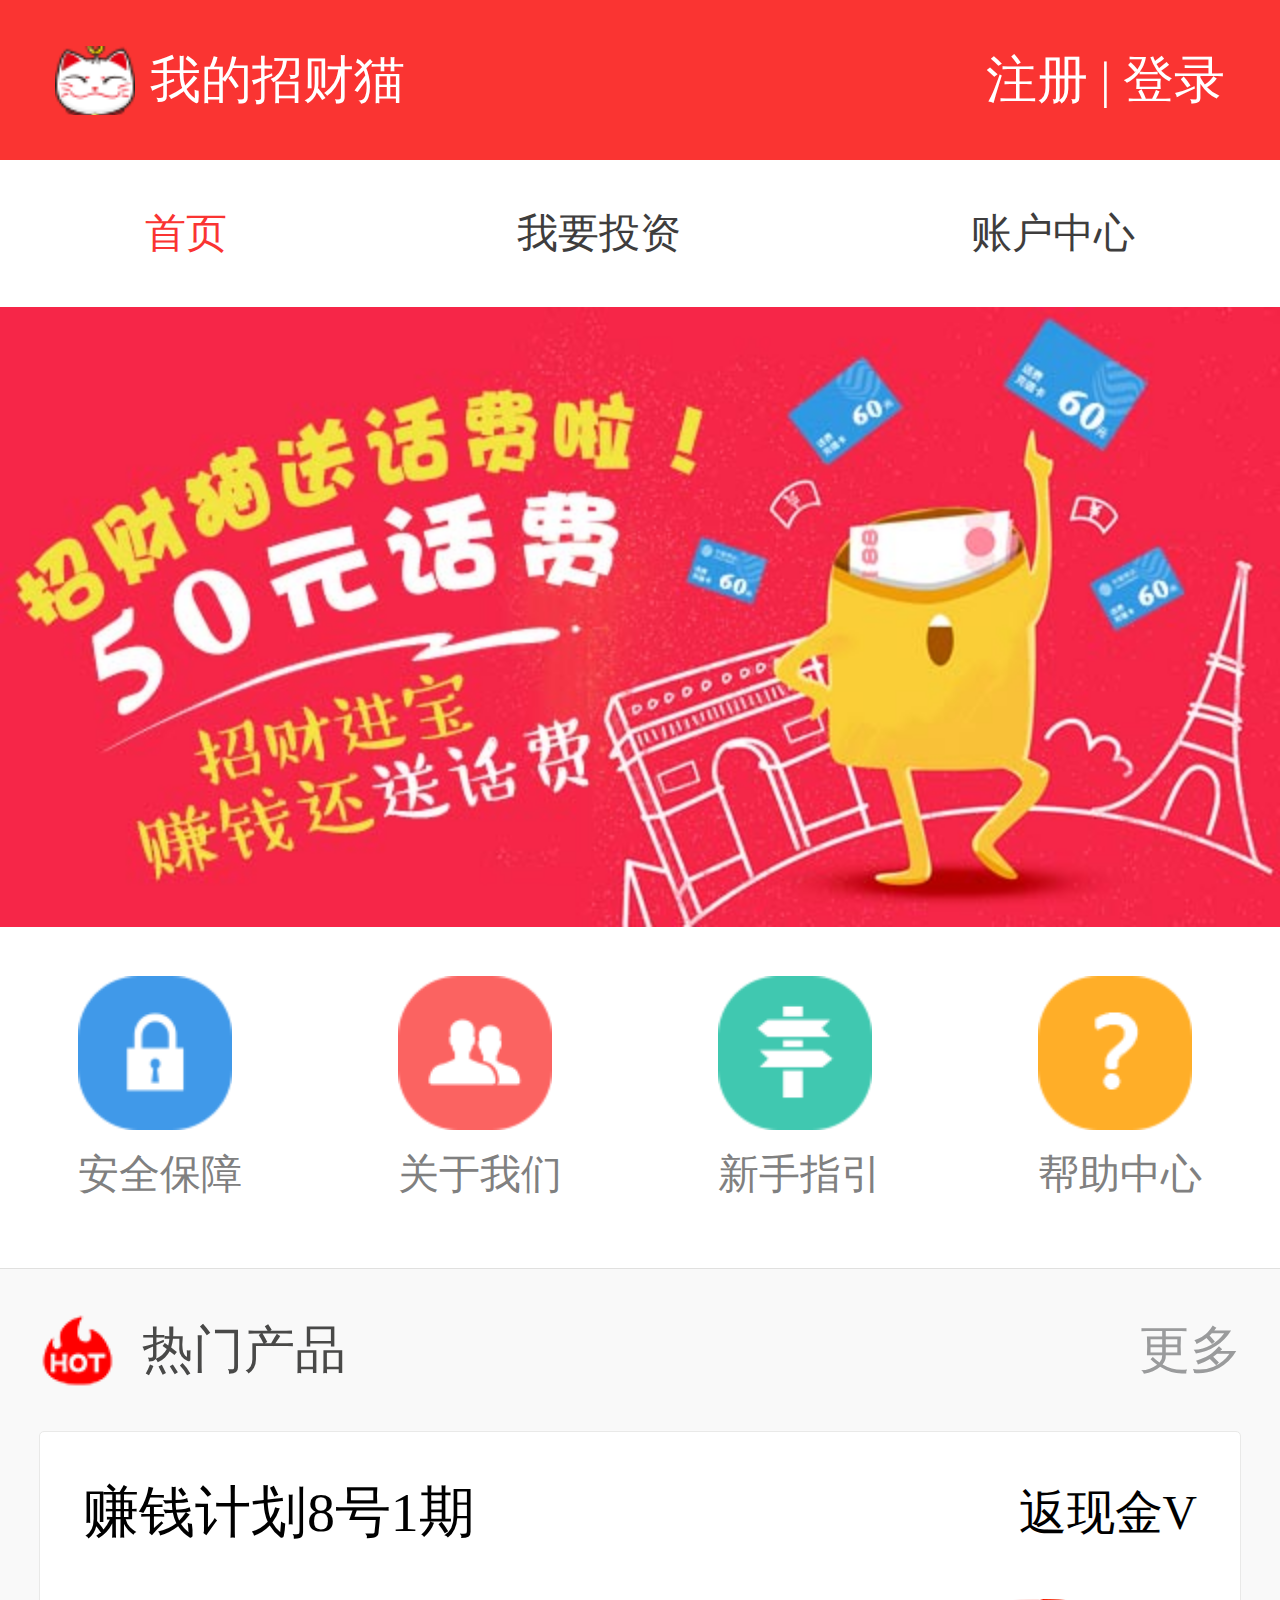
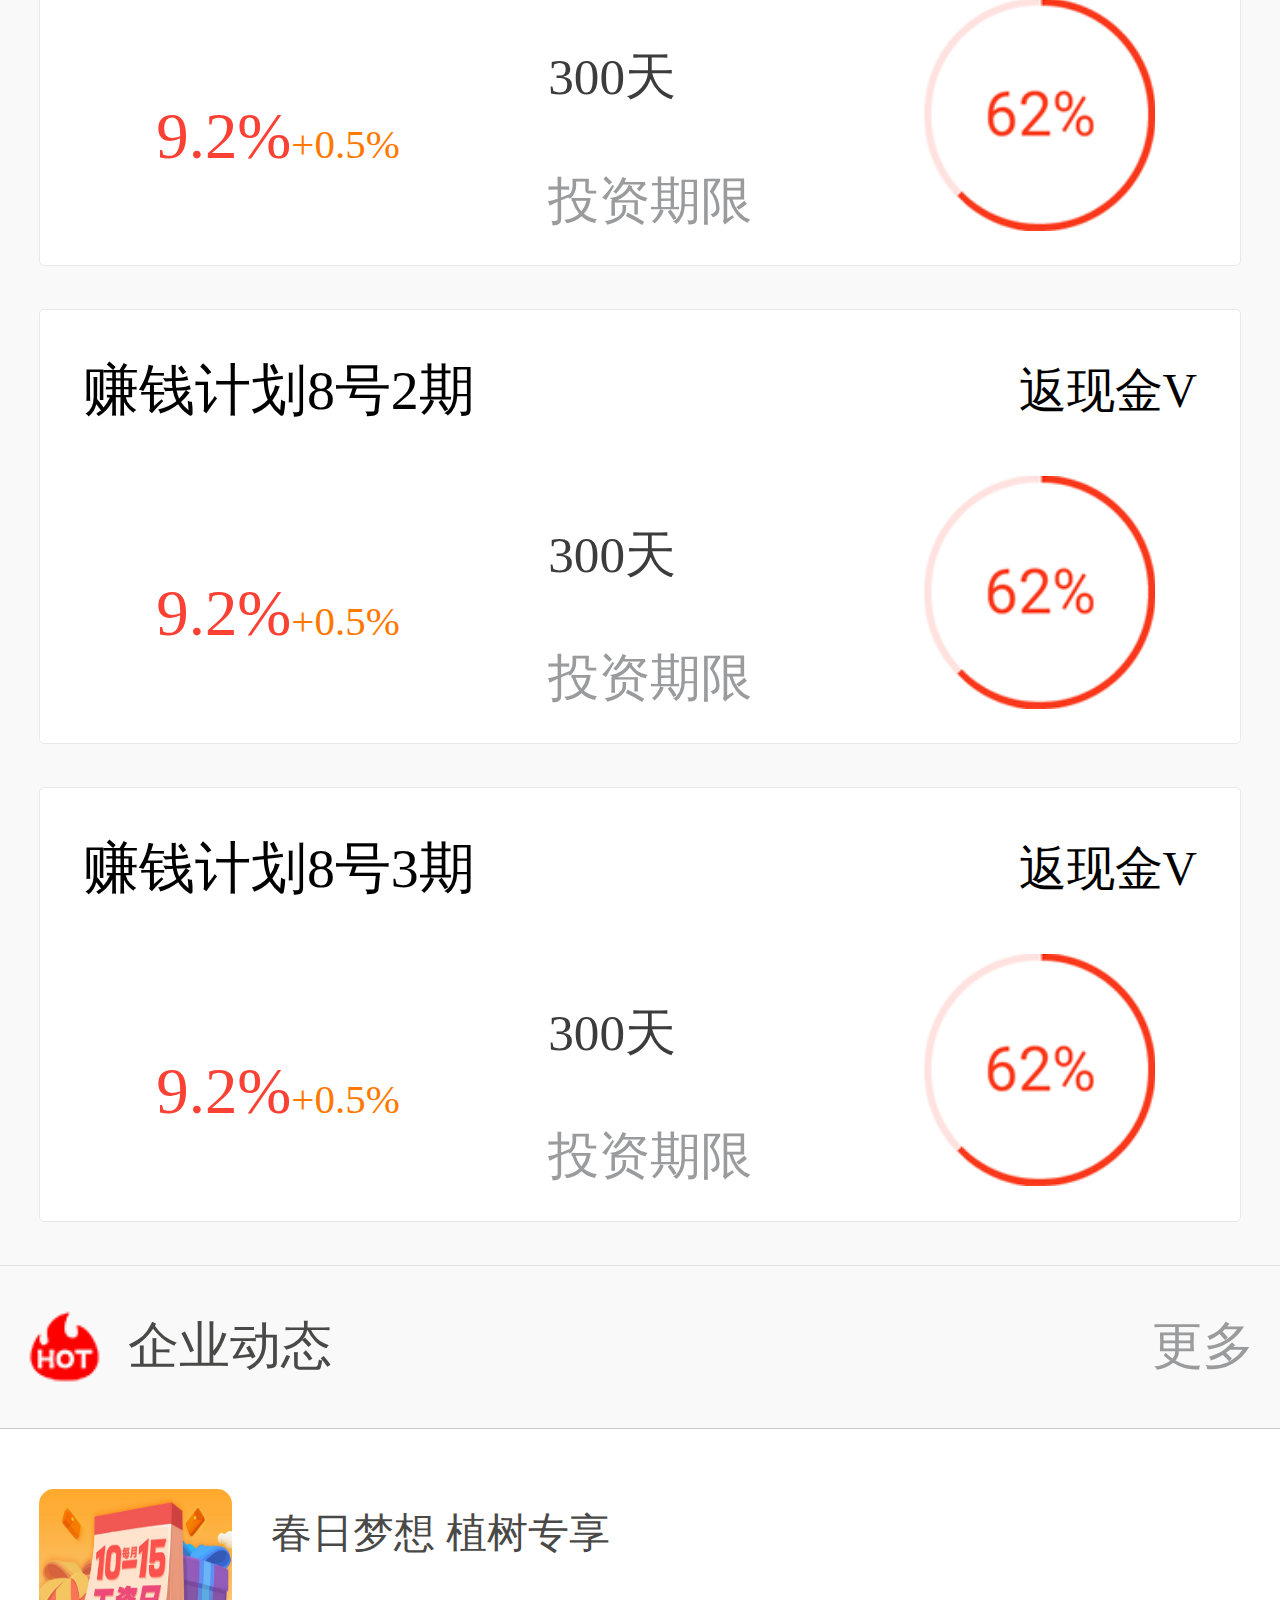
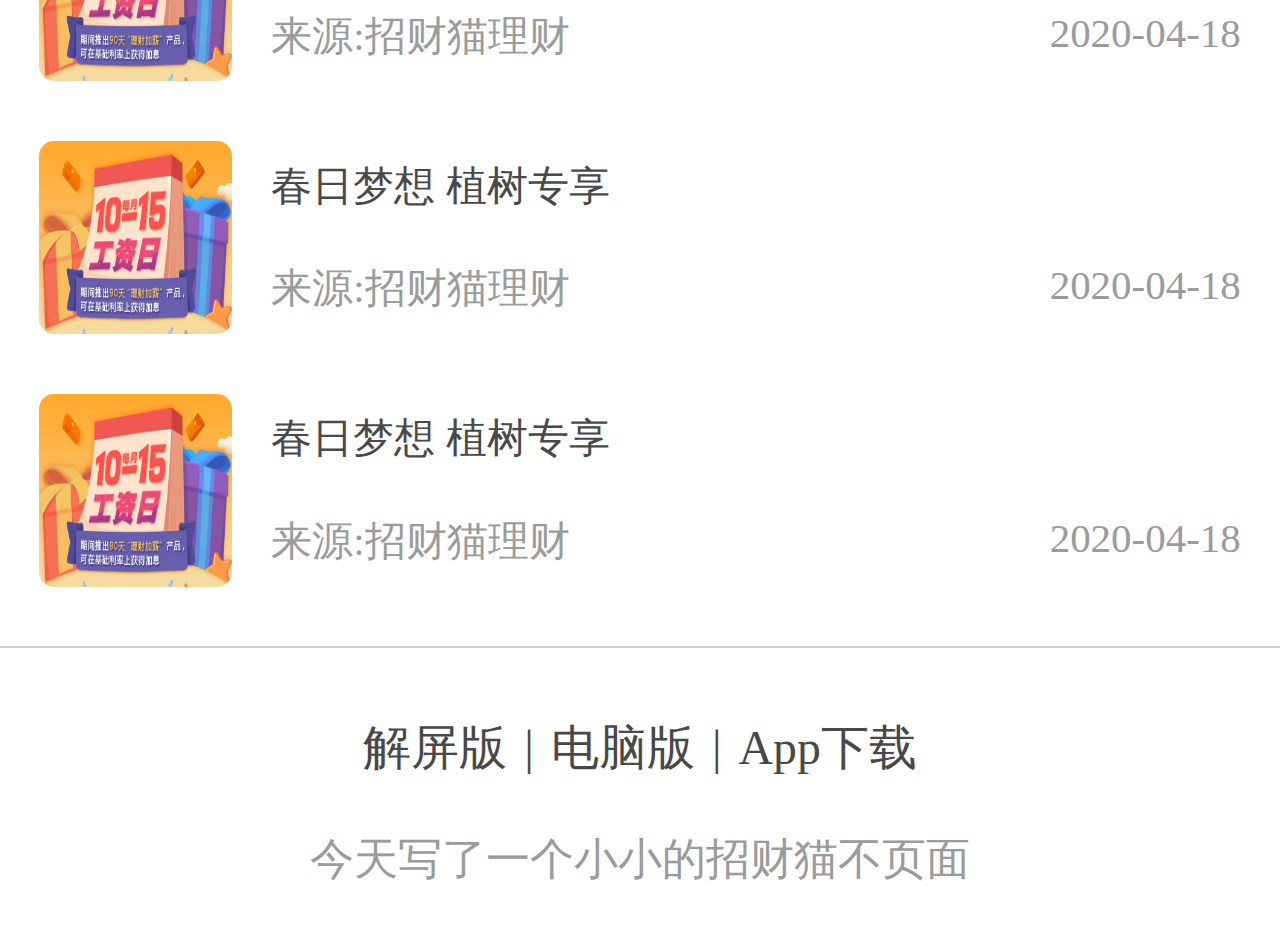
<file: index.html>
<!DOCTYPE html>
<html lang="en">

<head>
    <meta charset="UTF-8">
    <meta name="viewport" content="width=device-width, initial-scale=1.0">
    <title>招财猫</title>
    <link rel="stylesheet" href="./css/reset.css">
    <link rel="stylesheet" href="./css/index.css">
    <script>
        // rem适配
        window.onload = function() {
            let fs = document.documentElement.clientWidth * 75 / 750;
            document.querySelector("html").style.fontSize = fs + "px";
        }
    </script>
</head>

<body>
    <!-- header start -->
    <header>
        <div class="logo">
            <a href="#">
                <h1>我的招财猫</h1>
            </a>
        </div>
        <div class="loginArea">
            <a href="#">注册</a> | <a href="#">登录</a>
        </div>
    </header>
    <!-- header end -->

    <!-- topmenu start -->
    <div class="topmenu">
        <a class="current" href="#">首页</a>
        <a href="#">我要投资</a>
        <a href="#">账户中心</a>
    </div>
    <!-- topmenu end -->

    <!-- 轮播图 start -->
    <div class="swiper">
        <a href="#"><img src="./img/slider1.jpg" alt=""></a>
    </div>
    <!-- 轮播图 end -->

    <!-- nav start -->
    <div class="quicklinks">
        <a href="#">
            <img src="./img/home_ico_01.png" alt="">
            <p>安全保障</p>
        </a>
        <a href="#">
            <img src="./img/home_ico_02.png" alt="">
            <p>关于我们</p>
        </a>
        <a href="#">
            <img src="./img/home_ico_03.png" alt="">
            <p>新手指引</p>
        </a>
        <a href="#">
            <img src="./img/home_ico_04.png" alt="">
            <p>帮助中心</p>
        </a>
    </div>
    <!-- nav end -->

    <!-- 热门产品 start -->
    <div class="hot">
        <h2 class="product title"><span>热门产品</span><a href="#">更多</a></h2>
        <ul>
            <li>
                <div class="productName">
                    <a href="./detail.html">
                        <h3>赚钱计划8号1期</h3>
                    </a>
                    <span><i>返现金</i><em>V</em></span>
                </div>
                <div class="productInfo">
                    <div class="data"><em>9.2%</em><span>+0.5%</span></div>
                    <div class="date">
                        <em>300天</em>
                        <p>投资期限</p>
                    </div>
                    <div class="circle">
                        <img src="./img/cicle.png" alt="">
                    </div>
                </div>
            </li>
            <li>
                <div class="productName">
                    <h3>赚钱计划8号2期</h3>
                    <span><i>返现金</i><em>V</em></span>
                </div>
                <div class="productInfo">
                    <div class="data"><em>9.2%</em><span>+0.5%</span></div>
                    <div class="date">
                        <em>300天</em>
                        <p>投资期限</p>
                    </div>
                    <div class="circle">
                        <img src="./img/cicle.png" alt="">
                    </div>
                </div>
            </li>
            <li>
                <div class="productName">
                    <h3>赚钱计划8号3期</h3>
                    <span><i>返现金</i><em>V</em></span>
                </div>
                <div class="productInfo">
                    <div class="data"><em>9.2%</em><span>+0.5%</span></div>
                    <div class="date">
                        <em>300天</em>
                        <p>投资期限</p>
                    </div>
                    <div class="circle">
                        <img src="./img/cicle.png" alt="">
                    </div>
                </div>
            </li>
        </ul>
    </div>
    <!-- 热门产品 end -->

    <!-- 企业动态 start -->
    <div class="new">
        <h2 class="product title"><span>企业动态</span><a href="#">更多</a></h2>
        <ul>
            <li>
                <a href="#">
                    <img src="./img/news20170309133946_工资日标题.jpg" alt="">
                    <div>
                        <h4>春日梦想 植树专享</h4>
                        <p><span>来源:招财猫理财</span><span>2020-04-18</span></p>
                    </div>
                </a>
            </li>
            <li>
                <a href="#">
                    <img src="./img/news20170309133946_工资日标题.jpg" alt="">
                    <div>
                        <h4>春日梦想 植树专享</h4>
                        <p><span>来源:招财猫理财</span><span>2020-04-18</span></p>
                    </div>
                </a>
            </li>
            <li>
                <a href="#">
                    <img src="./img/news20170309133946_工资日标题.jpg" alt="">
                    <div>
                        <h4>春日梦想 植树专享</h4>
                        <p><span>来源:招财猫理财</span><span>2020-04-18</span></p>
                    </div>
                </a>
            </li>
        </ul>
    </div>
    <!-- 企业动态 end -->


    <!-- foot start -->
    <div class="footer">
        <div class="links"><a href="#">解屏版</a><a href="#">|</a><a href="#">电脑版</a><a href="#">|</a><a href="#">App下载</a>
        </div>
        <div class="copyright">今天写了一个小小的招财猫不页面</div>
    </div>
    <!-- foot end -->
</body>

</html>
</file>
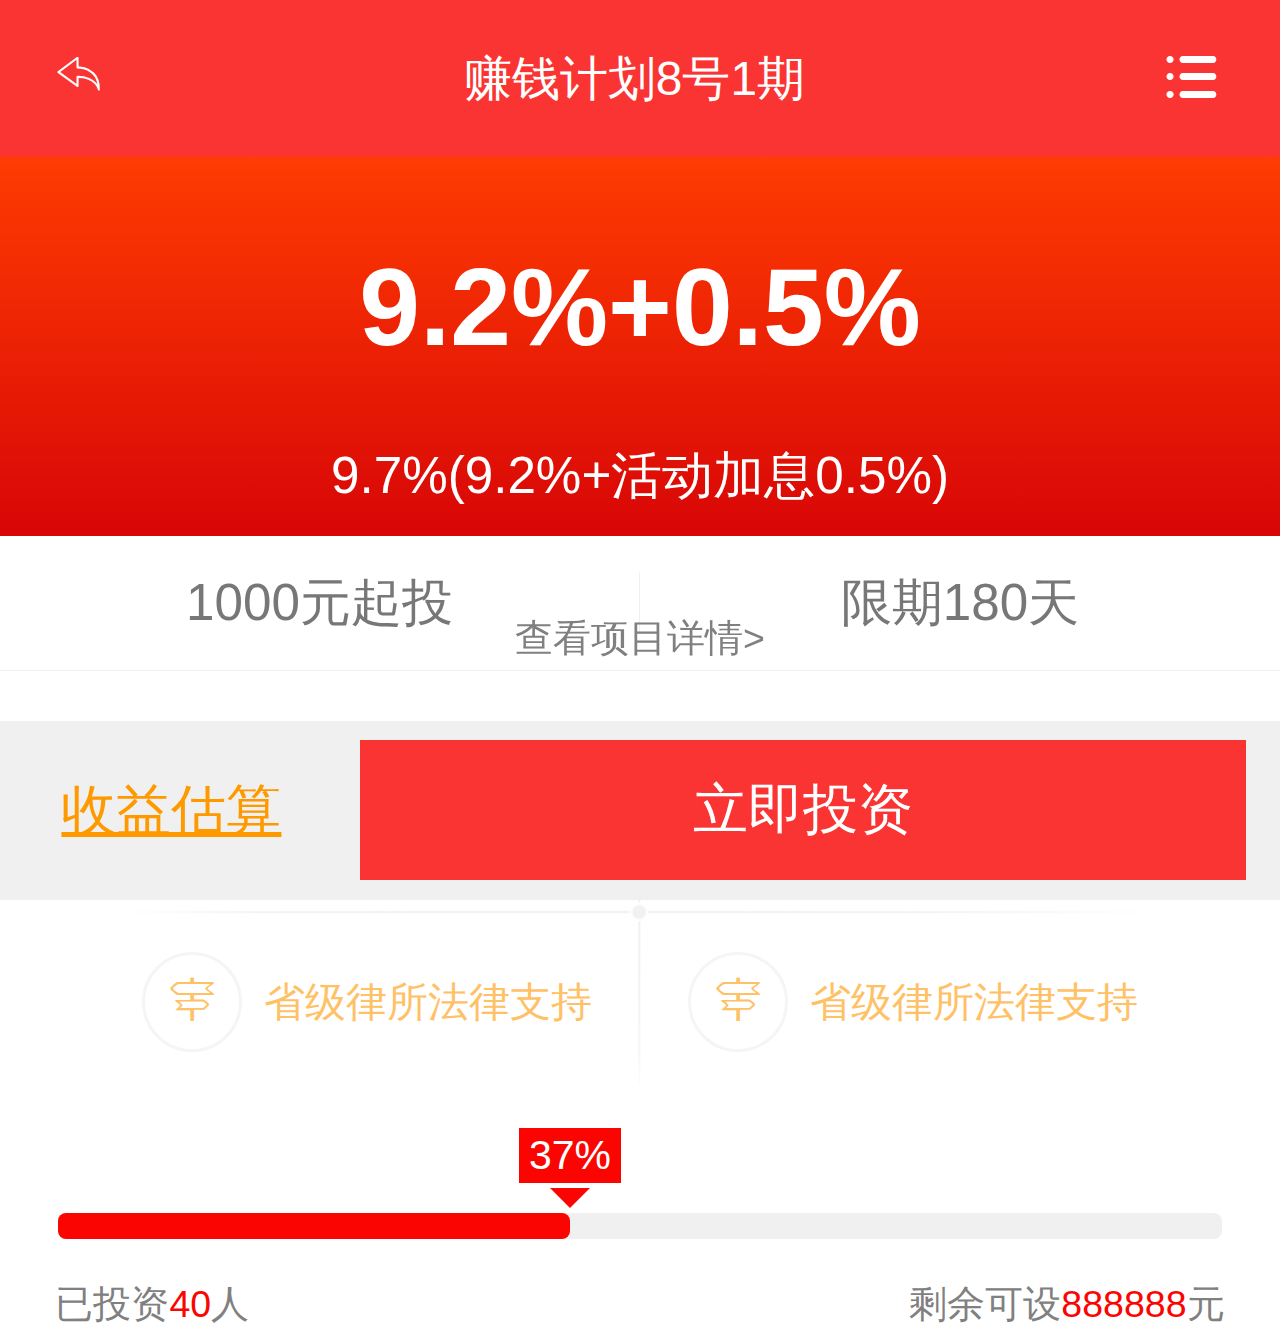
<file: detail.html>
<!DOCTYPE html>
<html lang="en">

<head>
    <meta charset="UTF-8">
    <meta name="viewport" content="width=device-width, initial-scale=1.0">
    <link rel="stylesheet" href="./css/detaicReset.css">
    <link rel="stylesheet" href="./css/iconfont.css">
    <link rel="stylesheet" href="./css/detail.css">
    <script>
        window.onload = function() {
            var fs = document.documentElement.clientWidth / 750 * 100;
            document.querySelector("html").style.fontSize = fs + "px";
        }
    </script>
    <title>详情页</title>
</head>

<body>
    <!-- top区域 start -->
    <header>
        <a href="./index.html"><i class="iconfont icon-fanhui"></i></a>
        <span>赚钱计划8号1期</span>
        <i id="menu" class="iconfont icon-caidan"></i>
    </header>
    <!-- top区域 end -->

    <div class="data">
        <p class="data1"><strong>9.2%+0.5%</strong></p>
        <p class="data2"><em>9.7%(9.2%+活动加息0.5%)</em></p>
    </div>

    <div class="support">
        <div class="keys">
            <p>1000元起投</p>
            <p>限期180天</p>
        </div>
        <div>
            <ul>
                <li>
                    <i class="iconfont icon-xinshouzhiyin "></i>省级律所法律支持
                </li>
                <li>
                    <i class="iconfont icon-xinshouzhiyin "></i>省级律所法律支持
                </li>
                <li>
                    <i class="iconfont icon-xinshouzhiyin "></i>省级律所法律支持
                </li>
                <li>
                    <i class="iconfont icon-xinshouzhiyin "></i>省级律所法律支持
                </li>
            </ul>
        </div>
    </div>

    <div class="process">
        <div class="pro-wrap">
            <!-- 真实的元素 -->
            <div class="pro-front"></div>
            <div class="pro-block">37%</div>
        </div>
        <p class="pro-info">
            <span>已投资<em>40</em>人</span>
            <span>剩余可设<em>888888</em>元</span>
        </p>
    </div>

    <div class="footerlink">
        <p><a href="">查看项目详情></a></p>
    </div>

    <footer>
        <a href="#" class="earnings">收益估算</a>
        <a href="#" class="investment">立即投资</a>
    </footer>

    <div class="mask" id="mask">
        <div class="nav">
            <a href="#">
                <i class="iconfont icon-zhuye"></i>
                <span>主页</span>
            </a>
            <a href="#">
                <i class="iconfont icon-suo"></i>
                <span>安全保障</span>
            </a>
            <a href="#">
                <i class="iconfont icon-touzi"></i>
                <span>我要投资</span>
            </a>
            <a href="#">
                <i class="iconfont icon-jiaruwomen"></i>
                <span>账户中心</span>
            </a>
        </div>
    </div>

    <script>
        // 得到蒙版和nav小导航
        let mask = document.getElementById("mask");
        // 得到菜单小按钮
        let menu = document.getElementById("menu");
        // 给按钮注册一个点击事件  
        // 当事件发生时  会调用后面的function(){}这个函数
        menu.onclick = function() {
            mask.style.display = "block";
        }
    </script>
</body>

</html>
</file>
<file: css/index.css>
/* -------- 顶部样式start -------- */

header {
    display: flex;
    justify-content: space-between;
    align-items: center;
    height: 1.253333rem;
    background-color: #fa3432;
    font-size: .4rem;
    padding: 0rem .426667rem 0rem .426667rem;
}

header a {
    color: #fff;
}

header .loginArea {
    color: #fff;
}

header .logo {
    /* height: .653333rem;
    line-height: .653333rem; */
    padding-left: .746667rem;
    background: url("../img/logo.png") no-repeat left center;
    background-size: .626667rem .653333rem;
}

header .logo h1 {
    font-size: .4rem;
}


/* -------- 顶部样式end -------- */


/* -------- topmenu start -------- */

.topmenu {
    background-color: #fff;
    display: flex;
    justify-content: space-around;
    align-items: center;
    height: 1.146667rem;
    font-size: .32rem;
}

.topmenu a {
    color: #3e3d3d;
}

.topmenu .current {
    color: #fa3432;
}


/* -------- topmenu end -------- */


/* -------- 轮播图 start -------- */

.swiper {
    height: 4.84rem;
}

.swiper img {
    width: 100%;
}


/* -------- 轮播图 end -------- */


/* -------- nav start -------- */

.quicklinks {
    display: flex;
    justify-content: space-around;
    align-items: center;
    background-color: #fff;
    height: 2.666667rem;
}

.quicklinks a {
    color: #808080;
    font-size: .32rem;
}

.quicklinks a p {
    margin: .133333rem 0rem .133333rem 0rem;
}

.quicklinks a img {
    width: 1.2rem;
    height: 1.2rem;
}


/* -------- nav end -------- */


/* -------- 热门产品 start -------- */

.hot {
    border-top: 1px solid #e0e0df;
    padding: 0rem .306667rem 0rem .306667rem;
}

.hot .title {
    display: flex;
    justify-content: space-between;
    align-items: center;
    height: 1.266667rem;
    color: #494948;
    background-color: #f9f9f9;
    font-size: .4rem;
    padding-left: .8rem;
    background: url("../img/home_ico_09.png") no-repeat left center;
    background-size: .6rem .6rem;
}

.hot .title a {
    color: #9a9b9c;
}

.hot ul li {
    background-color: #fff;
    height: 3.4rem;
    margin-bottom: .333333rem;
    padding: .333333rem;
    border: 1px solid #e9e9e8;
    border-radius: 5px;
}

.hot ul li .productName {
    display: flex;
    justify-content: space-between;
    align-items: center;
    font-size: .373333rem;
}

.hot ul li .productName a {
    color: #000;
}

.hot ul li .productInfo {
    display: flex;
    margin-top: .373333rem;
}

.hot ul li .productInfo .data {
    height: 1.813333rem;
    line-height: 1.813333rem;
    margin-left: .573333rem;
}

.hot ul li .productInfo .data em {
    font-size: .506667rem;
    color: #fb4034;
}

.hot ul li .productInfo .data span {
    font-size: .32rem;
    color: #ff7900;
}

.hot ul li .productInfo .date {
    height: 1.813333rem;
    padding-top: .346667rem;
    margin-left: 1.16rem;
    color: #9a9b9c;
    font-size: .4rem;
}

.hot ul li .productInfo .date em {
    color: #3d3c3c;
    display: block;
    margin-bottom: .426667rem;
}

.hot ul li .productInfo .circle {
    margin-left: 1.333333rem
}

.hot ul li .productInfo .circle img {
    width: 1.813333rem;
    height: 1.813333rem;
}


/* -------- 热门产品 end -------- */


/* -------- 企业动态 start -------- */

.new {
    border-top: 1px solid #e0e0df;
    /* padding: 0rem .306667rem 0rem .306667rem; */
}

.new .title {
    display: flex;
    justify-content: space-between;
    align-items: center;
    height: 1.266667rem;
    color: #494948;
    background-color: #f9f9f9;
    font-size: .4rem;
    padding-left: .8rem;
    margin: 0 .2rem;
    background: url("../img/home_ico_09.png") no-repeat left center;
    background-size: .6rem .6rem;
}

.new .title a {
    color: #9a9b9c;
}

.new ul {
    border-top: 1px solid #ccc;
    border-bottom: 1px solid #ccc;
    padding: .466667rem .306667rem 0rem .306667rem;
    background-color: #fff;
}

.new ul li {
    margin-bottom: .466667rem;
}

.new ul li a {
    height: 1.506667rem;
    display: flex;
    align-items: center;
    font-size: .32rem;
    color: #494948;
}

.new ul li a h4 {
    margin-bottom: .373333rem;
}

.new ul li a div {
    flex: 1;
}

.new ul li a p {
    display: flex;
    color: #9a9b9c;
    justify-content: space-between;
}

.new ul li a img {
    width: 1.506667rem;
    height: 1.506667rem;
    margin-right: .306667rem;
    border-radius: 15px;
}


/* -------- 企业动态 end -------- */


/* -------- foot start -------- */

.footer {
    border-top: 1px solid #ccc;
    background-color: #fff;
    /* margin: 0.30666667rem 0rem 0rem 0rem; */
    height: 2.2rem;
    /* padding: 0.6rem 0rem 0rem 0rem; */
    text-align: center;
}

.footer .links {
    margin: 0rem 0rem 0.26666667rem 0rem;
}

.footer .links a {
    margin: 0rem 0.06666667rem 0rem 0.06666667rem;
    color: #494848;
    font-size: 0.37333333rem;
}

.footer .copyright {
    color: #9a9b9c;
    font-size: 0.34666667rem;
}


/* -------- foot end -------- */
</file>
<file: css/iconfont.css>
@font-face {font-family: "iconfont";
  src: url('../font/iconfont.eot?t=1494812464862'); /* IE9*/
  src: url('../font/iconfont.eot?t=1494812464862#iefix') format('embedded-opentype'), /* IE6-IE8 */
  url('../font/iconfont.woff?t=1494812464862') format('woff'), /* chrome, firefox */
  url('../font/iconfont.ttf?t=1494812464862') format('truetype'), /* chrome, firefox, opera, Safari, Android, iOS 4.2+*/
  url('../font/iconfont.svg?t=1494812464862#iconfont') format('svg'); /* iOS 4.1- */
}

.iconfont {
  font-family:"iconfont" !important;
  font-size:16px;
  font-style:normal;
  -webkit-font-smoothing: antialiased;
  -moz-osx-font-smoothing: grayscale;
}

.icon-zhuye:before { content: "\3478"; }

.icon-vip:before { content: "\3434"; }

.icon-fanhui:before { content: "\f000c"; }

.icon-chongzhi:before { content: "\f029c"; }

.icon-wenti:before { content: "\f00bd"; }

.icon-shouji:before { content: "\e625"; }

.icon-tubiao3:before { content: "\e6e3"; }

.icon-caidan:before { content: "\e6dc"; }

.icon-iconfontzhuce:before { content: "\e639"; }

.icon-home:before { content: "\e6b8"; }

.icon-iconziti10:before { content: "\e613"; }

.icon-faxian:before { content: "\e623"; }

.icon-suo:before { content: "\e681"; }

.icon-shouji1:before { content: "\e795"; }

.icon-dianhua:before { content: "\e621"; }

.icon-icon02:before { content: "\e604"; }

.icon-liwu:before { content: "\e647"; }

.icon-shangjia:before { content: "\e65a"; }

.icon-chazhao:before { content: "\e65c"; }

.icon-jiarugouwuche:before { content: "\e640"; }

.icon-faxian1:before { content: "\e608"; }

.icon-re:before { content: "\e61d"; }

.icon-renzheng:before { content: "\e646"; }

.icon-gouwuche:before { content: "\e6ff"; }

.icon-saomiao:before { content: "\e669"; }

.icon-vip1:before { content: "\e680"; }

.icon-book:before { content: "\e60d"; }

.icon-xin:before { content: "\e60e"; }

.icon-xiaoxi:before { content: "\e628"; }

.icon-order:before { content: "\e614"; }

.icon-lock-fill:before { content: "\e615"; }

.icon-wode:before { content: "\e60f"; }

.icon-xiuli0:before { content: "\e776"; }

.icon-qidong:before { content: "\e66e"; }

.icon-touzi:before { content: "\e643"; }

.icon-huiyuan:before { content: "\e62f"; }

.icon-552cc60056679:before { content: "\e619"; }

.icon-qiandao:before { content: "\e977"; }

.icon-zhengmian:before { content: "\e601"; }

.icon-shouhuo:before { content: "\f000f"; }

.icon-iconset0204:before { content: "\e667"; }

.icon-gengduo:before { content: "\e627"; }

.icon-qianbao:before { content: "\e6e2"; }

.icon-wenhao:before { content: "\e62a"; }

.icon-shouye:before { content: "\e605"; }

.icon-pay:before { content: "\e622"; }

.icon-icon:before { content: "\e600"; }

.icon-artboard13:before { content: "\e7e0"; }

.icon-zhiyin:before { content: "\e651"; }

.icon-buoumaotubiao45:before { content: "\e629"; }

.icon-icon4:before { content: "\e60a"; }

.icon-jiaruwomen:before { content: "\e735"; }

.icon-weibiaoti--:before { content: "\e803"; }

.icon-mao:before { content: "\e5fb"; }

.icon-xinshouzhiyin:before { content: "\e648"; }

.icon-start:before { content: "\e66b"; }

.icon-dianhuaqia:before { content: "\e77c"; }

.icon-women:before { content: "\e606"; }
</file>
<file: css/detail.css>
header {
    display: flex;
    justify-content: space-between;
    align-items: center;
    height: .92rem;
    background-color: #fa3432;
    font-size: .28rem;
    color: #fff;
    padding: 0 .37rem 0 .31rem;
}

header a {
    color: #fff;
}

header .iconfont {
    font-size: .3rem;
}

.data {
    height: 2.22rem;
    color: #fff;
    text-align: center;
    padding-top: .5rem;
    background: linear-gradient(to bottom, #ff3c01, #d80607);
}

.data .data1 {
    font-size: .64rem;
    margin-bottom: .42rem;
}

.data .data2 {
    font-size: .3rem;
}

.support .keys {
    height: .79rem;
    font-size: .3rem;
    color: #777;
    display: flex;
    /* justify-content: space-around; */
    align-items: center;
    border-bottom: 1px solid #f1f0f0;
}

.support .keys p:first-child {
    border-right: 1px solid #f1f0f0;
}

.support .keys p {
    width: 50%;
    text-align: center;
}

.support ul {
    height: 2.03rem;
    width: 6.4rem;
    margin: .4rem auto 0rem;
    display: flex;
    align-content: space-around;
    flex-wrap: wrap;
    align-items: center;
    background: url("../img/detail_icon_bg.png") no-repeat;
    background-size: 100% 100%;
}

.support ul li {
    width: 50%;
    height: .55rem;
    line-height: .55rem;
    text-align: center;
    font-size: .24rem;
    color: #ffc166;
}

.support ul li .iconfont {
    display: inline-block;
    height: .55rem;
    width: .55rem;
    /* vertical-align: middle; */
    font-size: .26rem;
    border: 3px solid #f5f5f5;
    border-radius: 50%;
    margin-right: .13rem;
}

.process {
    margin-top: .75rem;
}

.process .pro-wrap {
    position: relative;
    width: 6.82rem;
    height: .15rem;
    margin: 0 auto;
    background-color: #f0f0f0;
    border-radius: 8px;
}

.process .pro-wrap .pro-front {
    position: absolute;
    top: 0;
    left: 0;
    width: 3rem;
    height: 0.15rem;
    background-color: #fb0502;
    border-radius: 8px;
}

.process .pro-wrap .pro-block {
    position: absolute;
    /* 此行代码此时就充当了参考点 */
    top: -0.5rem;
    left: 2.7rem;
    width: .6rem;
    height: .32rem;
    line-height: .32rem;
    text-align: center;
    color: #fff;
    background-color: #fb0502;
    font-size: .24rem;
}


/* 通过伪元素创建一个三角 */

.process .pro-wrap .pro-block:after {
    content: "";
    display: block;
    width: 0;
    height: 0;
    border: .12rem solid transparent;
    border-top: .12rem solid #fb0502;
    position: absolute;
    left: 50%;
    top: .35rem;
    /* CSS3中的属性  暂时了解  使用平移 */
    transform: translateX(-50%);
}

.process .pro-info {
    width: 6.85rem;
    margin: .25rem auto 0;
    display: flex;
    justify-content: space-between;
    align-items: center;
    color: #808080;
    font-size: .22rem;
}

.process .pro-info em {
    color: #fb0502;
}


/* ------------- */

.footerlink {
    position: fixed;
    bottom: 1.4rem;
    left: 0;
    right: 0;
    text-align: center;
}

.footerlink a {
    font-size: .22rem;
    color: #808080;
}


/* ------------- */

footer {
    position: fixed;
    bottom: 0rem;
    left: 0;
    right: 0;
    display: flex;
    justify-content: space-between;
    align-items: center;
    height: 1.05rem;
    padding-left: .36rem;
    padding-right: .2rem;
    background-color: #f0f0f0;
}

footer .earnings {
    color: #f90;
    font-size: .32rem;
    text-decoration: underline;
}

footer .investment {
    width: 5.19rem;
    height: .82rem;
    color: #fff;
    background-color: #fa3432;
    text-align: center;
    line-height: .82rem;
    font-size: .32rem;
}

.mask {
    /* 没有设置参考点，就以body作为参考点 */
    /* 下面的5行代码就保证这个盒子完全盖住了手机屏幕 */
    position: absolute;
    /* top: 0; */
    top: .92rem;
    bottom: 0;
    left: 0;
    right: 0;
    background-color: rgba(0, 0, 0, .5);
    /*  默认是隐藏掉了 */
    display: none;
}

.mask .nav {
    background-color: #fff;
    height: 1.2rem;
    display: flex;
    justify-content: space-around;
    align-items: center;
}

.mask .nav a {
    color: #f00;
    font-size: .28rem;
    width: 25%;
    border-right: 1px solid #ddd;
    text-align: center;
}

.mask .nav a .iconfont {
    display: block;
    font-size: .4rem;
    margin: 0 auto;
}

.mask .nav a:last-child {
    border-right: none;
}
</file>
<file: css/detaicReset.css>
html,
body,
ul,
li,
ol,
dl,
dd,
dt,
p,
h1,
h2,
h3,
h4,
h5,
h6,
form,
fieldset,
legend,
img,
div,
section,
footer,
header {
  margin: 0;
  padding: 0;
  box-sizing: border-box;
}
h1,
h2,
h3,
h4,
h5,
h6 {
  font-weight: normal;
}
fieldset,
img {
  border: none;
}
img {
  display: block;
}
address,
caption,
cite,
code,
dfn,
th,
var {
  font-style: normal;
  font-weight: normal;
}
ul,
ol {
  list-style: none;
}
input {
  padding-top: 0;
  padding-bottom: 0;
  font-family: "SimSun", "宋体";
}
input::-moz-focus-inner {
  border: none;
  padding: 0;
}
select,
input {
  vertical-align: middle;
}
select,
input,
textarea {
  font-size: 12px;
  margin: 0;
}
input[type="text"],
input[type="password"],
textarea {
  outline-style: none;
  -webkit-appearance: none;
}
textarea {
  resize: none;
}
input,
textarea {
  background: none;
  border: none;
}
table {
  border-collapse: collapse;
}
body {
  color: #333;
  font: 12px/1.2 "微软雅黑", "SimSun", "Arial Narrow", HELVETICA;
  background: #fff;
}
a {
  text-decoration: none;
}
em,
i {
  font-style: normal;
}
html {
  font-size: 100px;
}
body {
  background-color: #f9f9f9;
}
body {
  background-color: #fff;
}
</file>
